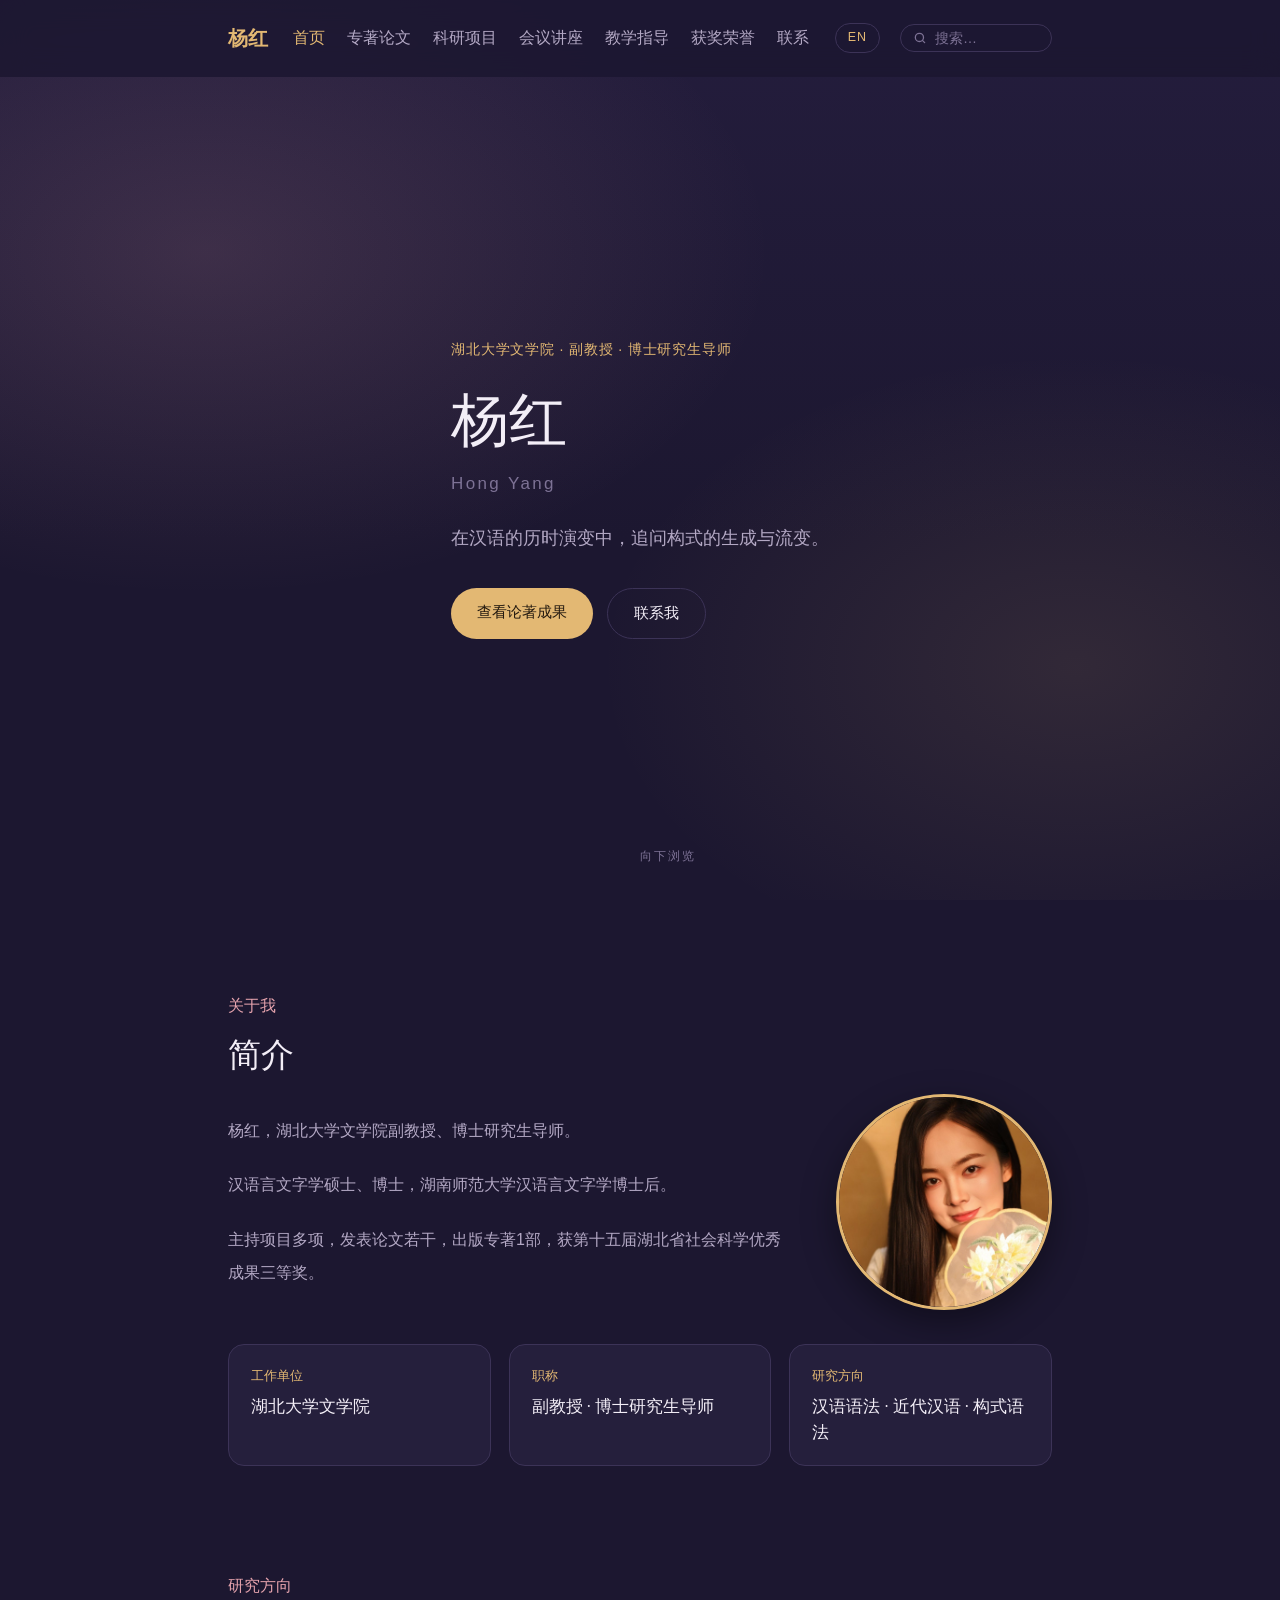
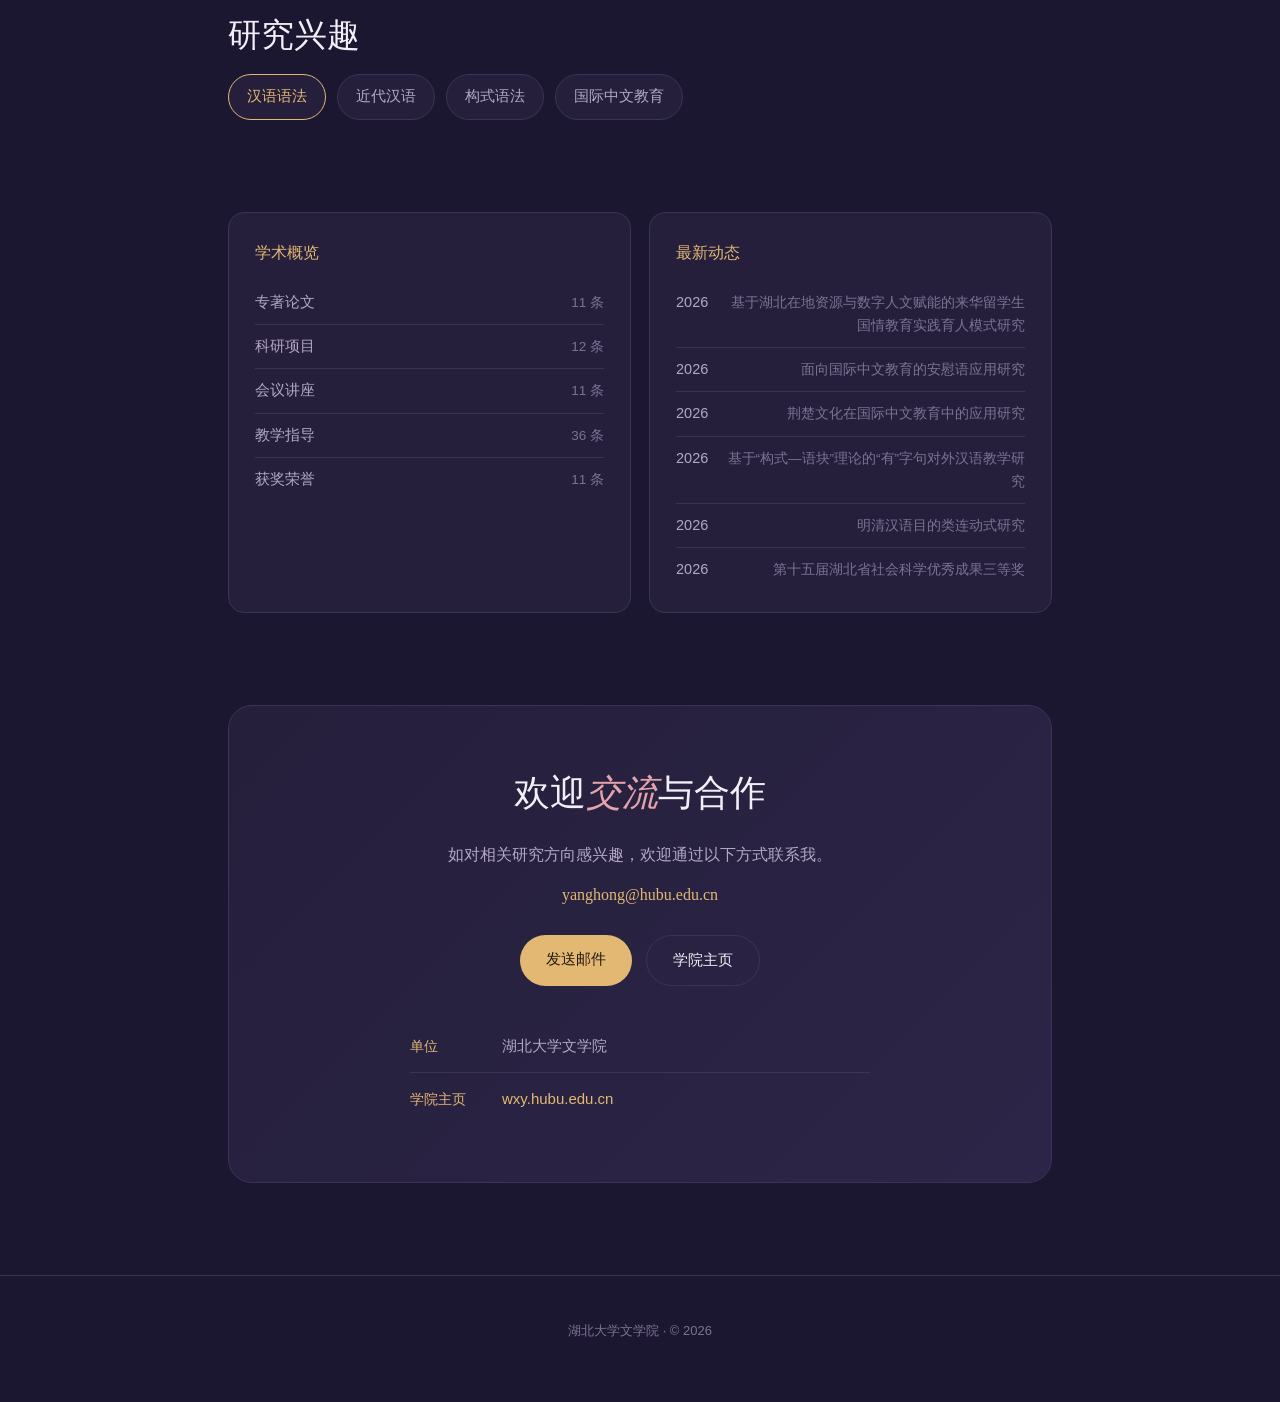
<file: index.html>
<!DOCTYPE html>
<html lang="zh-CN" data-lang="zh">
<head>
<meta charset="utf-8">
<meta name="viewport" content="width=device-width, initial-scale=1, viewport-fit=cover">
<title>杨红 · 湖北大学文学院</title>
<meta name="description" content="杨红，湖北大学文学院副教授、博士研究生导师，研究方向：汉语语法、近代汉语、构式语法、国际中文教育。">
<link rel="alternate" hreflang="zh-CN" href="index.html">
<link rel="alternate" hreflang="en" href="en.html">
<link rel="icon" href="assets/favicon.svg">
<link rel="stylesheet" href="css/style.css">
</head>
<body>

<nav id="nav">
  <div class="wrap nav-in">
    <a class="logo" href="#/home">杨红</a>
    <button class="burger" id="burger" aria-label="菜单"><span></span></button>
    <div class="navlinks" id="navlinks"></div>
    <div class="search">
      <svg class="ico" viewBox="0 0 24 24" fill="none" stroke="currentColor" stroke-width="2.2"
           stroke-linecap="round"><circle cx="11" cy="11" r="7"/><path d="M20 20l-3.5-3.5"/></svg>
      <input id="q" type="search" placeholder="搜索…" autocomplete="off" aria-label="站内搜索">
      <div class="srch-panel" id="srchPanel"></div>
    </div>
  </div>
</nav>

<main id="main"></main>

<footer>
  <div class="wrap" id="footerIn"></div>
</footer>

<div class="mask" id="mask">
  <div class="modal" id="modal">
    <div class="modal-hd">
      <div class="mt2" id="mTitle"></div>
      <a class="x" id="mOpen" href="#" target="_blank" rel="noopener" style="display:none;
         text-decoration:none;align-items:center;justify-content:center;">↗</a>
      <button class="x" id="mClose" aria-label="关闭">✕</button>
    </div>
    <div class="modal-bd" id="mBody"></div>
  </div>
</div>

<script src="js/app.js"></script>
</body>
</html>
</file>
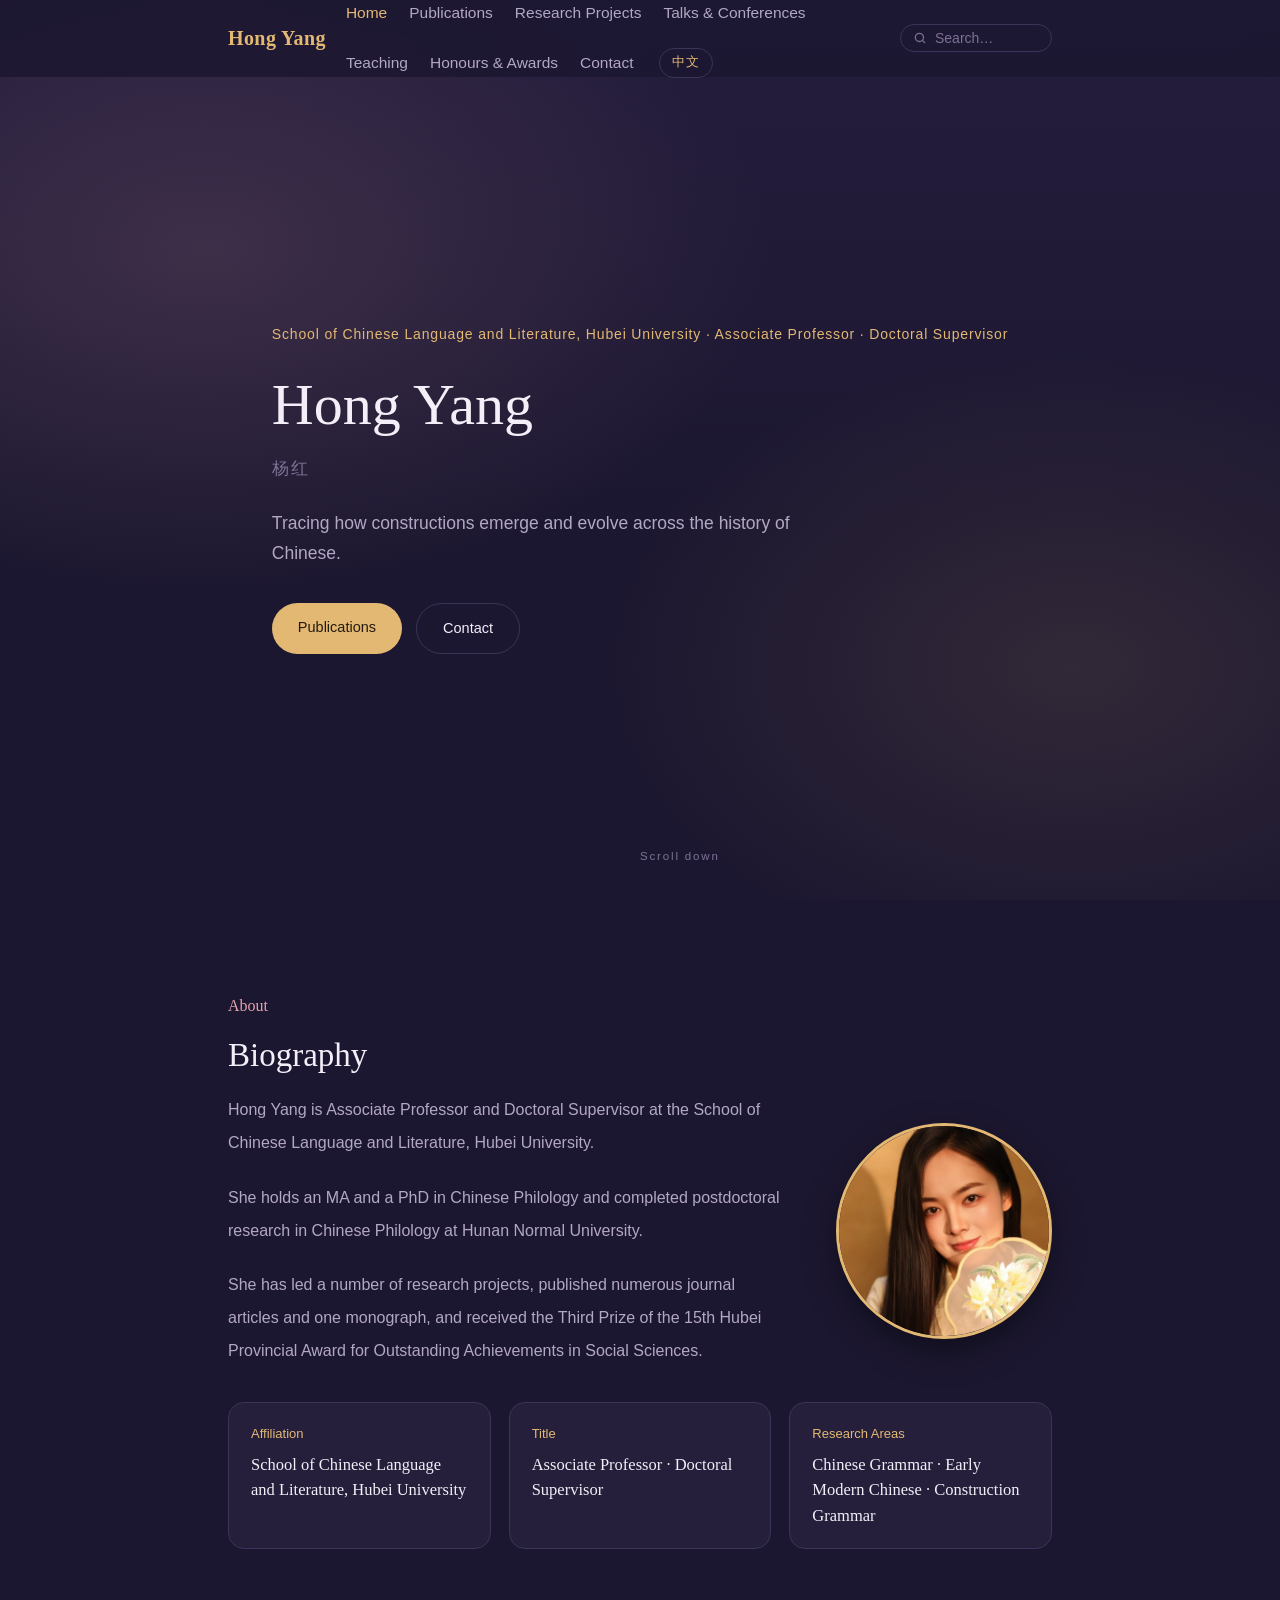
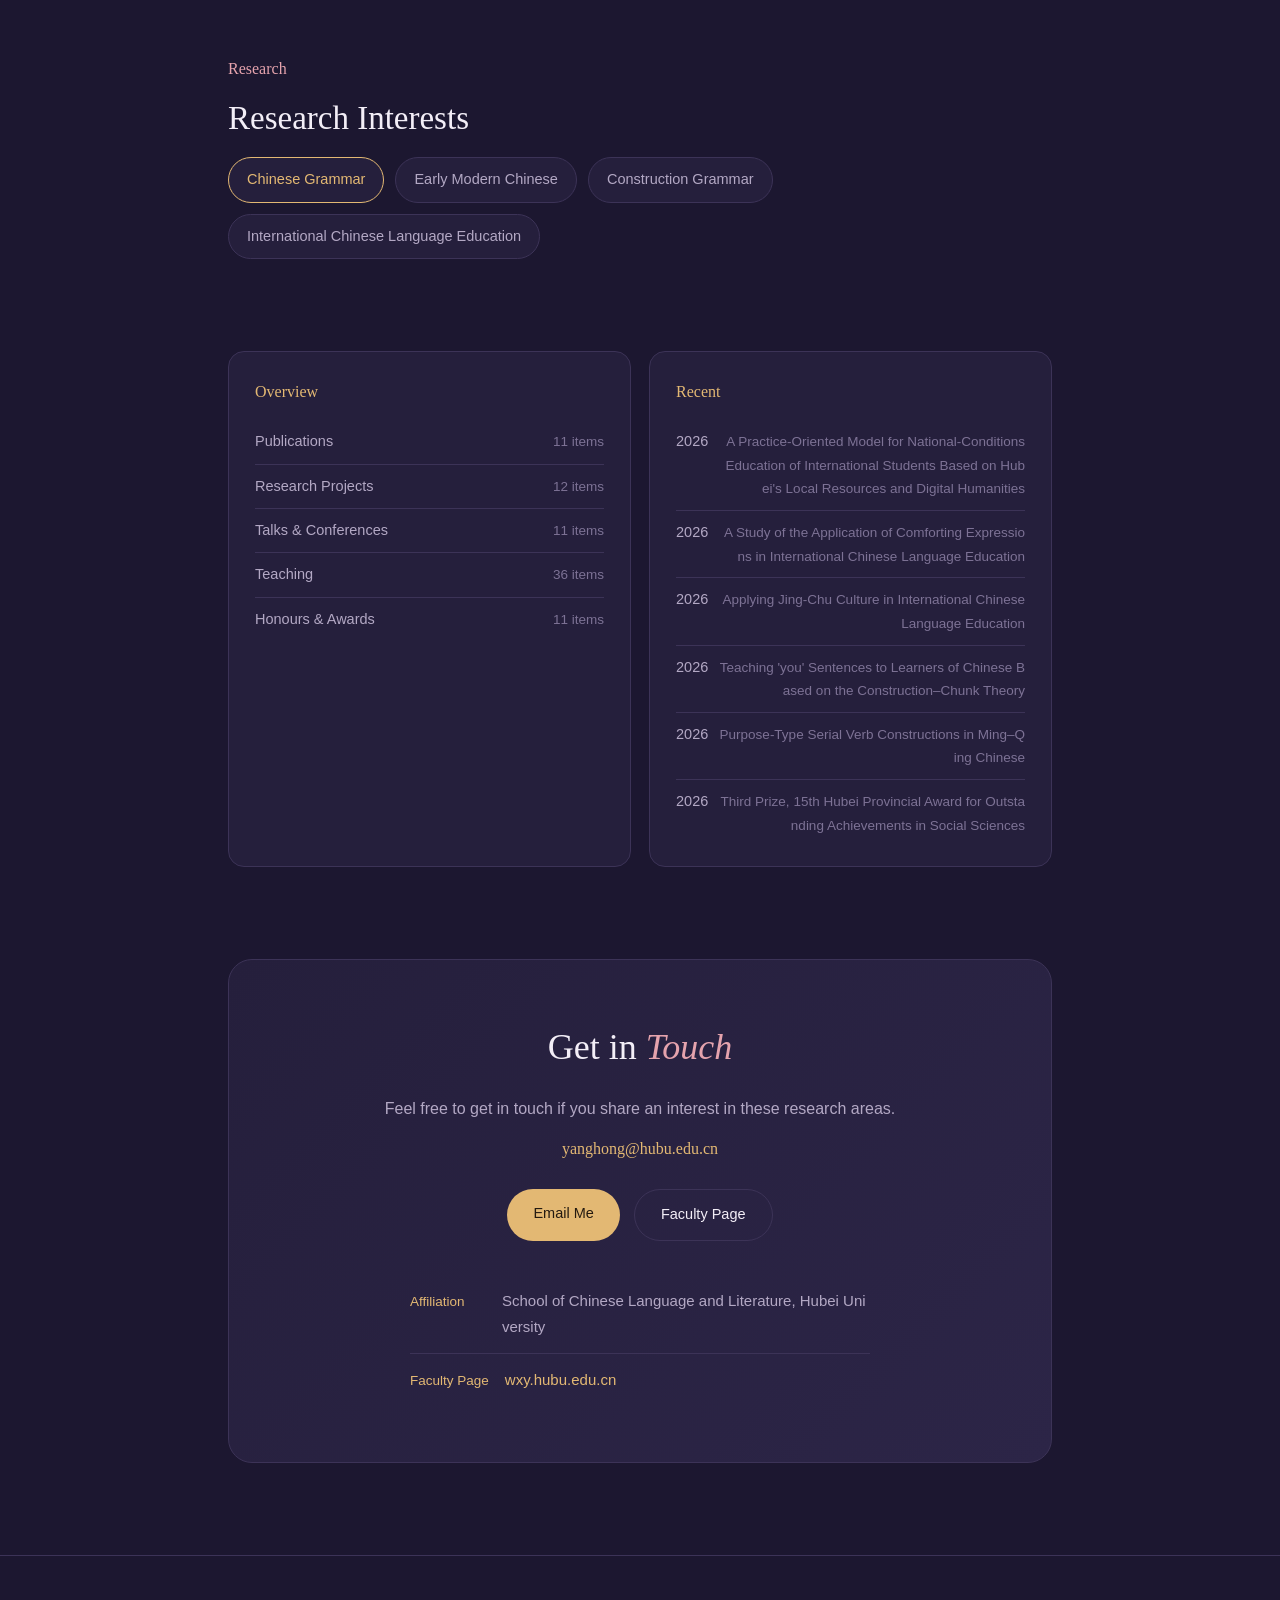
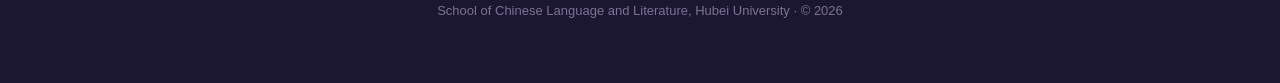
<file: en.html>
<!DOCTYPE html>
<html lang="en" data-lang="en">
<head>
<meta charset="utf-8">
<meta name="viewport" content="width=device-width, initial-scale=1, viewport-fit=cover">
<title>Hong Yang · Hubei University</title>
<meta name="description" content="Hong Yang, Associate Professor and Doctoral Supervisor at the School of Chinese Language and Literature, Hubei University. Research areas: Chinese grammar, Early Modern Chinese, Construction Grammar, International Chinese Language Education.">
<link rel="alternate" hreflang="zh-CN" href="index.html">
<link rel="alternate" hreflang="en" href="en.html">
<link rel="icon" href="assets/favicon.svg">
<link rel="stylesheet" href="css/style.css">
</head>
<body>

<nav id="nav">
  <div class="wrap nav-in">
    <a class="logo" href="#/home">Hong Yang</a>
    <button class="burger" id="burger" aria-label="Menu"><span></span></button>
    <div class="navlinks" id="navlinks"></div>
    <div class="search">
      <svg class="ico" viewBox="0 0 24 24" fill="none" stroke="currentColor" stroke-width="2.2"
           stroke-linecap="round"><circle cx="11" cy="11" r="7"/><path d="M20 20l-3.5-3.5"/></svg>
      <input id="q" type="search" placeholder="Search…" autocomplete="off" aria-label="Site search">
      <div class="srch-panel" id="srchPanel"></div>
    </div>
  </div>
</nav>

<main id="main"></main>

<footer>
  <div class="wrap" id="footerIn"></div>
</footer>

<div class="mask" id="mask">
  <div class="modal" id="modal">
    <div class="modal-hd">
      <div class="mt2" id="mTitle"></div>
      <a class="x" id="mOpen" href="#" target="_blank" rel="noopener" style="display:none;
         text-decoration:none;align-items:center;justify-content:center;">↗</a>
      <button class="x" id="mClose" aria-label="Close">✕</button>
    </div>
    <div class="modal-bd" id="mBody"></div>
  </div>
</div>

<script src="js/app.js"></script>
</body>
</html>
</file>
<file: css/style.css>
/* ============================================================
   杨红 · 湖北大学文学院 —— 样式表
   风格：深紫底 / 金与玫瑰点缀 / 衬线标题
   ============================================================ */

:root{
  --bg:#1c1730;
  --bg-raised:#251f3c;
  --bg-raised-2:#2c2547;
  --border:#3c3357;
  --text:#f3eef7;
  --text-muted:#b3a8c4;
  --text-dim:#7d7295;
  --gold:#e3b873;
  --gold-soft:#eec685;
  --rose:#e5a3ad;
  --serif:'Songti SC','STSong','Source Han Serif SC','Noto Serif SC','SimSun',Georgia,serif;
  --sans:-apple-system,BlinkMacSystemFont,'PingFang SC','Hiragino Sans GB','Microsoft YaHei','Noto Sans SC','Helvetica Neue',Arial,sans-serif;
  --nav-h:76px;
}

/* 英文版：衬线字体改用 Georgia，对拉丁文本更合适 */
html[lang="en"]{--serif:Georgia,'Iowan Old Style','Times New Roman',serif;}

*{margin:0;padding:0;box-sizing:border-box;}
html{scroll-behavior:smooth;}
body{
  background:var(--bg);
  color:var(--text);
  font-family:var(--sans);
  line-height:1.75;
  overflow-x:hidden;
  -webkit-font-smoothing:antialiased;
}
::selection{background:var(--gold);color:var(--bg);}
a{color:inherit;text-decoration:none;}
img{max-width:100%;display:block;}
button{font-family:inherit;cursor:pointer;}
.wrap{max-width:880px;margin:0 auto;padding:0 28px;}
:focus-visible{outline:2px solid var(--gold);outline-offset:2px;}

/* ---------------- 导航 ---------------- */
nav{
  position:fixed;top:0;left:0;right:0;
  background:rgba(28,23,48,.82);
  backdrop-filter:blur(14px);
  -webkit-backdrop-filter:blur(14px);
  border-bottom:1px solid transparent;
  z-index:100;
  transition:border-color .3s;
}
nav.scrolled{border-bottom-color:var(--border);}
.nav-in{display:flex;align-items:center;height:var(--nav-h);gap:20px;}
.logo{
  font-family:var(--serif);font-weight:600;font-size:20px;
  color:var(--gold);white-space:nowrap;flex-shrink:0;
  letter-spacing:.02em;
}
.navlinks{
  display:flex;gap:22px;flex-wrap:wrap;align-items:center;
  margin-left:auto;
}
.navlinks a{
  color:var(--text-muted);font-size:15.5px;
  transition:color .25s;white-space:nowrap;
}
.navlinks a:hover{color:var(--gold);}
.navlinks a.on{color:var(--gold);}
.navlinks a.lang{
  color:var(--gold);font-size:12.5px;letter-spacing:.08em;
  border:1px solid var(--border);border-radius:20px;
  padding:3px 12px;margin-left:4px;
  transition:border-color .25s,background .25s;
}
.navlinks a.lang:hover{border-color:var(--gold);background:rgba(227,184,115,.09);}

.burger{
  display:none;background:none;border:none;
  width:38px;height:38px;margin-left:auto;
  position:relative;flex-shrink:0;
}
.burger span,.burger::before,.burger::after{
  content:'';position:absolute;left:9px;right:9px;height:1.5px;
  background:var(--text-muted);transition:.25s;
}
.burger::before{top:13px;}
.burger span{top:18.5px;}
.burger::after{top:24px;}

/* ---------------- 搜索 ---------------- */
.search{
  position:relative;flex-shrink:0;
  display:flex;align-items:center;gap:8px;
  border:1px solid var(--border);border-radius:20px;
  padding:5px 12px;
  transition:border-color .25s;
}
.search:focus-within{border-color:var(--gold);}
.search .ico{width:14px;height:14px;color:var(--text-dim);flex-shrink:0;}
.search input{
  background:none;border:none;outline:none;
  color:var(--text);font-size:14px;width:104px;
  font-family:inherit;
}
.search input::placeholder{color:var(--text-dim);}
.srch-panel{
  position:absolute;top:calc(100% + 12px);right:0;
  width:min(420px,86vw);
  background:var(--bg-raised);
  border:1px solid var(--border);border-radius:14px;
  padding:8px;max-height:60vh;overflow-y:auto;
  box-shadow:0 16px 40px rgba(0,0,0,.4);
  opacity:0;visibility:hidden;transform:translateY(-6px);
  transition:.2s;z-index:110;
}
.srch-panel.open{opacity:1;visibility:visible;transform:translateY(0);}
.srch-panel .grp{
  font-size:11.5px;color:var(--gold);
  padding:10px 12px 5px;letter-spacing:.05em;
}
.srch-panel .hit{
  display:block;padding:9px 12px;border-radius:9px;
  transition:background .2s;
}
.srch-panel .hit:hover{background:var(--bg-raised-2);}
.srch-panel .hit .t{font-size:14px;color:var(--text);line-height:1.5;}
.srch-panel .hit .m{font-size:12px;color:var(--text-dim);margin-top:2px;line-height:1.45;}
.srch-panel .none{padding:16px 12px;color:var(--text-dim);font-size:13.5px;}

/* ---------------- Hero ---------------- */
.hero{
  min-height:100vh;
  display:flex;flex-direction:column;justify-content:center;
  position:relative;padding-top:var(--nav-h);
  overflow:hidden;
}
.hero::before{
  content:'';position:absolute;inset:0;pointer-events:none;
  background:
    radial-gradient(860px 520px at 16% 28%, rgba(229,163,173,.15), transparent 66%),
    radial-gradient(700px 460px at 84% 74%, rgba(227,184,115,.11), transparent 68%),
    linear-gradient(180deg,#241d3d 0%, #1c1730 60%, var(--bg) 100%);
}
.hero-inner{position:relative;z-index:1;}
.eyebrow{
  font-size:14px;color:var(--gold);margin-bottom:20px;
  letter-spacing:.06em;
  animation:rise .8s ease both .05s;
}
.hero h1{
  font-family:var(--serif);font-weight:500;
  font-size:clamp(34px,6vw,58px);
  line-height:1.34;margin-bottom:10px;
  animation:rise .9s ease both .22s;
}
.hero h1 em{color:var(--rose);font-style:italic;font-weight:600;}
.hero .en{
  font-size:clamp(14px,1.6vw,17px);
  color:var(--text-dim);letter-spacing:.14em;
  margin-bottom:24px;
  animation:rise .9s ease both .32s;
}
.hero p{
  font-size:clamp(15px,1.9vw,17.5px);
  color:var(--text-muted);max-width:580px;
  animation:rise .9s ease both .46s;
}
.hero-cta{
  margin-top:34px;display:flex;gap:14px;flex-wrap:wrap;
  animation:rise .9s ease both .62s;
}
.btn{
  padding:12px 26px;border-radius:30px;
  font-size:14.5px;font-weight:500;
  transition:all .25s;display:inline-block;
}
.btn-primary{background:var(--gold);color:#241a10;}
.btn-primary:hover{background:var(--gold-soft);transform:translateY(-1px);}
.btn-ghost{border:1px solid var(--border);color:var(--text);}
.btn-ghost:hover{border-color:var(--gold);color:var(--gold);}
.scroll-hint{
  position:absolute;bottom:34px;left:50%;transform:translateX(-50%);
  font-size:11.5px;color:var(--text-dim);letter-spacing:.16em;
  animation:rise .9s ease both .9s;
}
@keyframes rise{from{opacity:0;transform:translateY(14px);}to{opacity:1;transform:translateY(0);}}

/* ---------------- 区块 ---------------- */
.section{padding:92px 0;}
.section:first-of-type{padding-top:70px;}
.kicker{
  font-family:var(--serif);color:var(--rose);
  font-size:16px;margin-bottom:12px;
}
.sec-title{
  font-family:var(--serif);font-weight:500;
  font-size:clamp(25px,3.4vw,33px);
  margin-bottom:16px;line-height:1.4;
}
.sec-sub{color:var(--text-dim);font-size:14.5px;margin-bottom:34px;max-width:620px;}
.page-head{padding:calc(var(--nav-h) + 66px) 0 0;}

/* ---------------- 关于 ---------------- */
.about-grid{
  display:grid;grid-template-columns:1fr auto;gap:48px;
  align-items:center;margin-bottom:34px;
}
.about-text p{color:var(--text-muted);margin-bottom:22px;font-size:16px;line-height:2.05;}
.about-text p:last-child{margin-bottom:0;}
.about-text strong{color:var(--text);font-weight:600;}
.profile-photo{
  width:216px;height:216px;border-radius:50%;
  object-fit:cover;border:3px solid var(--gold);
  box-shadow:0 12px 34px rgba(0,0,0,.4);
  flex-shrink:0;
}
.pillars{display:grid;grid-template-columns:repeat(3,1fr);gap:18px;margin-bottom:14px;}
.pillar{
  background:var(--bg-raised);border:1px solid var(--border);
  border-radius:16px;padding:20px 22px;
}
.pillar-label{font-size:13px;color:var(--gold);margin-bottom:6px;}
.pillar-val{font-family:var(--serif);font-size:16.5px;font-weight:500;line-height:1.55;}

/* ---------------- 研究兴趣 ---------------- */
.skill-cloud{display:flex;flex-wrap:wrap;gap:11px;}
.skill-pill{
  padding:9px 18px;background:var(--bg-raised);
  border:1px solid var(--border);border-radius:30px;
  font-size:14.5px;color:var(--text-muted);
  transition:all .25s;
}
.skill-pill:hover{border-color:var(--rose);color:var(--text);}
.skill-pill.featured{border-color:var(--gold);color:var(--gold);}

/* ---------------- 联系方式 ---------------- */
.ct-list{list-style:none;}
.ct-list li{
  display:flex;gap:16px;padding:13px 0;
  border-bottom:1px solid var(--border);
  font-size:15px;align-items:baseline;
}
.ct-list li:last-child{border-bottom:none;}
.ct-list .lb{color:var(--gold);font-size:13.5px;min-width:76px;flex-shrink:0;}
.ct-list .vl{color:var(--text-muted);word-break:break-all;}
.ct-list .vl a{color:var(--gold);border-bottom:1px solid transparent;transition:border-color .25s;}
.ct-list .vl a:hover{border-color:var(--gold);}

/* ---------------- 双子卡（概览 / 动态） ---------------- */
.home-grid{display:grid;grid-template-columns:1fr 1fr;gap:18px;}
.card{
  background:var(--bg-raised);border:1px solid var(--border);
  border-radius:16px;padding:26px 26px 20px;
}
.card h3{
  font-family:var(--serif);font-size:16px;font-weight:500;
  color:var(--gold);margin-bottom:14px;
}
.card .ct-list li{padding:9px 0;font-size:14.5px;gap:10px;}
.card .ct-list .lb{min-width:auto;color:var(--text-muted);font-size:14.5px;}
.card .ct-list .vl{color:var(--text-dim);font-size:13.5px;text-align:right;margin-left:auto;}

/* ---------------- 子分组 ---------------- */
.subgroup{margin-top:42px;}
.subgroup:first-of-type{margin-top:0;}
.subgroup-title{
  font-family:var(--serif);font-size:18.5px;
  color:var(--gold);margin-bottom:8px;
  padding-bottom:13px;border-bottom:1px solid var(--border);
}

/* ---------------- 论著列表 ---------------- */
.pub-list{list-style:none;}
.pub-item{
  display:grid;grid-template-columns:70px 1fr;gap:18px;
  padding:16px 0;border-bottom:1px solid var(--border);
}
.pub-item:last-child{border-bottom:none;}
.pub-year{
  font-family:var(--serif);color:var(--text-dim);
  font-size:14.5px;padding-top:1.5px;
}
.pub-title{
  font-family:var(--serif);font-size:16px;
  color:var(--text);line-height:1.6;margin-bottom:4px;
}
.pub-meta{color:var(--text-muted);font-size:13.5px;line-height:1.65;}
.pub-meta .venue{color:var(--rose);}

/* ---------------- 项目列表 ---------------- */
.grant-list{list-style:none;}
.grant-item{padding:17px 0;border-bottom:1px solid var(--border);}
.grant-item:last-child{border-bottom:none;}
.grant-top{display:flex;justify-content:space-between;gap:16px;flex-wrap:wrap;margin-bottom:5px;}
.grant-title{font-family:var(--serif);font-size:16px;color:var(--text);line-height:1.6;}
.grant-year{font-size:13px;color:var(--text-dim);white-space:nowrap;padding-top:3px;}
.grant-meta{color:var(--text-muted);font-size:14px;}

/* ---------------- 通用列表（讲座 / 获奖） ---------------- */
.list{list-style:none;}
.list li{
  padding:15px 0;border-bottom:1px solid var(--border);
  display:grid;grid-template-columns:70px 1fr;gap:18px;
}
.list li:last-child{border-bottom:none;}
.list .yr{font-family:var(--serif);color:var(--text-dim);font-size:14.5px;padding-top:1.5px;}
.list .tt{font-family:var(--serif);font-size:15.5px;color:var(--text);line-height:1.6;}
.list .mt{color:var(--text-muted);font-size:13.5px;margin-top:4px;line-height:1.65;word-break:break-word;}
.list .it{display:block;transition:color .2s;}
.list a.it:hover .tt{color:var(--gold);}
.list button.it{
  background:none;border:none;text-align:left;padding:0;
  color:inherit;font:inherit;width:100%;
}
.list button.it:hover .tt{color:var(--gold);}
.list li.empty{display:block;color:var(--text-dim);font-size:14px;border-bottom:none;}
.tag{
  display:inline-block;font-size:10.5px;padding:1.5px 7px;
  margin-left:7px;border:1px solid var(--border);
  border-radius:10px;color:var(--gold);vertical-align:1.5px;
}
.list li.flash{animation:flash 2.2s ease;}
@keyframes flash{
  0%,60%{background:rgba(227,184,115,.13);}
  100%{background:transparent;}
}

/* ---------------- 标签云（课程） ---------------- */
.chip-cloud{display:flex;flex-wrap:wrap;gap:8px;}
.chip{
  font-size:13.5px;color:var(--text-muted);
  background:var(--bg-raised-2);border:1px solid var(--border);
  padding:5px 13px;border-radius:20px;
}
.chip .cn{color:var(--text-dim);margin-left:6px;font-size:12.5px;}

/* ---------------- 联系卡片 ---------------- */
.contact-card{
  background:linear-gradient(135deg,var(--bg-raised),var(--bg-raised-2));
  border:1px solid var(--border);border-radius:24px;
  padding:56px 48px;text-align:center;
}
.contact-card h2{
  font-family:var(--serif);font-weight:500;
  font-size:clamp(25px,3.8vw,36px);margin-bottom:16px;
}
.contact-card h2 em{color:var(--rose);font-style:italic;}
.contact-card p{color:var(--text-muted);margin-bottom:12px;font-size:16px;}
.contact-card .addr{
  font-family:var(--serif);color:var(--gold);
  font-size:16px;margin-bottom:26px;word-break:break-all;
}
.contact-row{display:flex;gap:14px;justify-content:center;flex-wrap:wrap;}

/* ---------------- 页脚 ---------------- */
footer{
  padding:44px 0 60px;text-align:center;
  font-size:13px;color:var(--text-dim);
  border-top:1px solid var(--border);
}
footer a{color:var(--text-muted);}
footer a:hover{color:var(--gold);}
.footer-sep{margin:0 8px;opacity:.5;}

/* ---------------- 弹层 ---------------- */
.mask{
  position:fixed;inset:0;background:rgba(12,9,22,.82);
  backdrop-filter:blur(6px);
  display:flex;align-items:center;justify-content:center;
  padding:24px;z-index:200;
  opacity:0;visibility:hidden;transition:.25s;
}
.mask.open{opacity:1;visibility:visible;}
.modal{
  background:var(--bg-raised);border:1px solid var(--border);
  border-radius:18px;width:100%;max-width:760px;
  max-height:86vh;display:flex;flex-direction:column;
  transform:translateY(10px);transition:.25s;
}
.mask.open .modal{transform:translateY(0);}
.modal-hd{
  display:flex;align-items:center;gap:12px;
  padding:18px 22px;border-bottom:1px solid var(--border);
}
.mt2{
  font-family:var(--serif);font-size:17px;flex:1;
  line-height:1.5;
}
.modal-hd .x{
  background:none;border:1px solid var(--border);
  color:var(--text-muted);border-radius:9px;
  width:32px;height:32px;display:flex;
  align-items:center;justify-content:center;
  font-size:14px;flex-shrink:0;transition:.25s;
}
.modal-hd .x:hover{border-color:var(--gold);color:var(--gold);}
.modal-bd{padding:24px 22px;overflow-y:auto;}
.pdfbox{padding:0;overflow:hidden;flex:1;min-height:60vh;}
.pdfbox iframe{width:100%;height:100%;min-height:60vh;border:none;background:#fff;}
.pdffb{padding:40px 24px;text-align:center;color:var(--text-muted);}
.md{color:var(--text-muted);font-size:15px;line-height:1.85;}
.md h1,.md h2,.md h3,.md h4{
  font-family:var(--serif);color:var(--text);
  margin:20px 0 10px;font-weight:500;line-height:1.45;
}
.md h1{font-size:22px;} .md h2{font-size:19px;} .md h3{font-size:17px;} .md h4{font-size:16px;}
.md p{margin-bottom:14px;}
.md ul,.md ol{margin:0 0 14px 22px;}
.md li{margin-bottom:6px;}
.md a{color:var(--gold);border-bottom:1px solid transparent;}
.md a:hover{border-color:var(--gold);}
.md code{
  background:var(--bg-raised-2);padding:2px 6px;border-radius:5px;
  font-size:13.5px;font-family:ui-monospace,Menlo,Consolas,monospace;
}
.md pre{
  background:var(--bg);border:1px solid var(--border);
  border-radius:10px;padding:14px 16px;overflow-x:auto;margin-bottom:14px;
}
.md pre code{background:none;padding:0;}
.md blockquote{
  border-left:2px solid var(--gold);padding-left:16px;
  color:var(--text-dim);margin-bottom:14px;
}
.md hr{border:none;border-top:1px solid var(--border);margin:20px 0;}
.md table{border-collapse:collapse;width:100%;margin-bottom:14px;font-size:14px;}
.md th,.md td{border:1px solid var(--border);padding:8px 11px;text-align:left;}
.md th{color:var(--gold);font-weight:500;}
.md del{color:var(--text-dim);}
.md strong{color:var(--text);font-weight:600;}

/* ---------------- 响应式 ---------------- */
@media (max-width:820px){
  .about-grid{grid-template-columns:1fr;gap:30px;text-align:center;}
  .about-grid .profile-photo{margin:0 auto;order:-1;}
  .pillars{grid-template-columns:1fr;}
  .home-grid{grid-template-columns:1fr;}
  .contact-card{padding:42px 26px;}
}
@media (max-width:760px){
  .burger{display:block;}
  .navlinks{
    position:fixed;top:var(--nav-h);left:0;right:0;
    background:rgba(28,23,48,.97);
    backdrop-filter:blur(14px);
    flex-direction:column;align-items:stretch;
    gap:0;margin:0;padding:8px 0 16px;
    border-bottom:1px solid var(--border);
    max-height:0;overflow:hidden;
    transition:max-height .3s ease;
  }
  .navlinks.open{max-height:70vh;overflow-y:auto;}
  .navlinks a{padding:14px 28px;font-size:16px;}
  .nav-in{gap:12px;}
  .logo{font-size:18px;}
  .search input{width:74px;}
  .section{padding:66px 0;}
  .pub-item,.list li{grid-template-columns:54px 1fr;gap:12px;}
  .pub-year,.list .yr{font-size:13.5px;}
  .hero{min-height:88vh;}
  .scroll-hint{display:none;}
  .modal-hd{padding:15px 17px;}
  .modal-bd{padding:19px 17px;}
}
@media (prefers-reduced-motion:reduce){
  *{animation-duration:.01ms !important;animation-iteration-count:1 !important;transition-duration:.01ms !important;}
  html{scroll-behavior:auto;}
}
</file>
